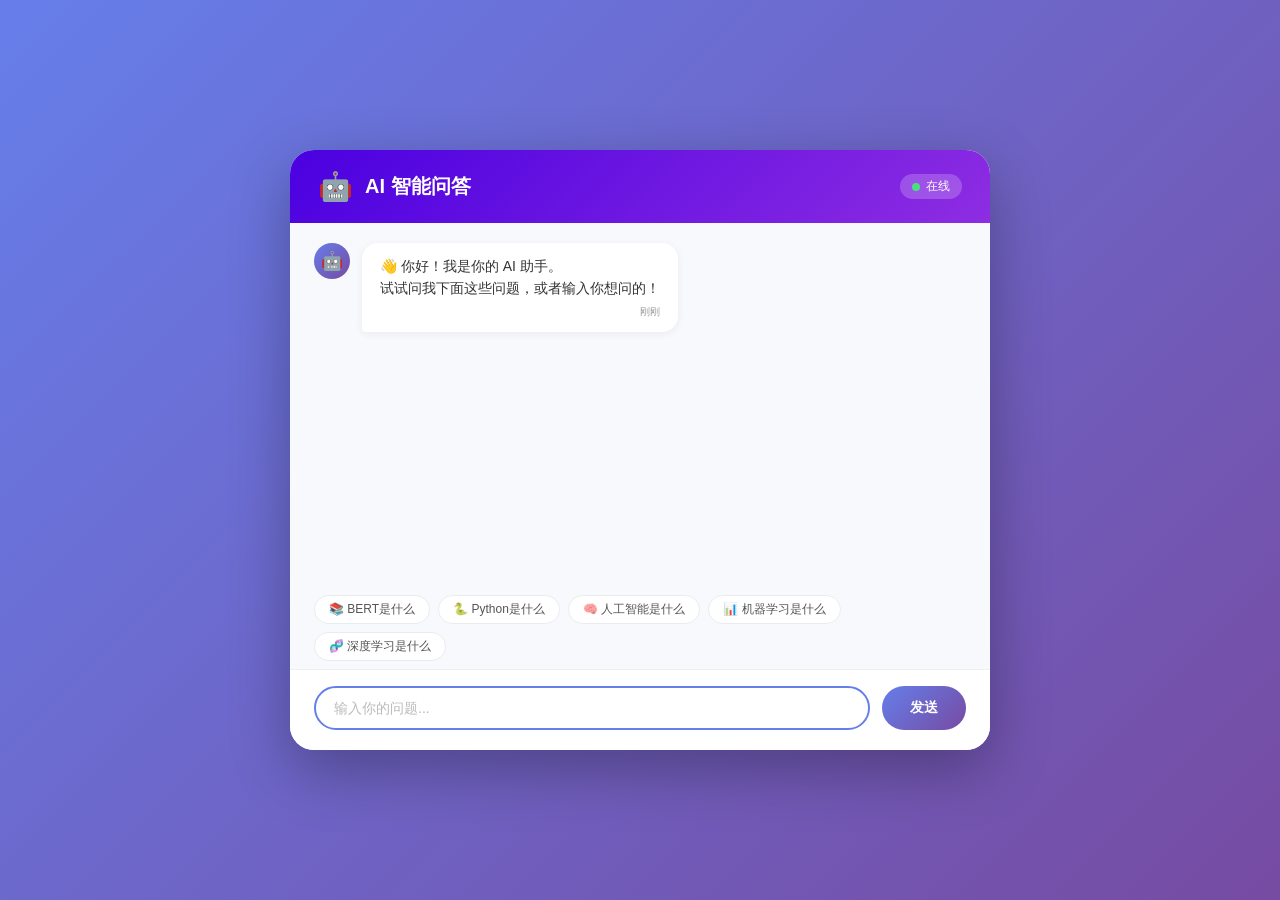
<file: index.html>
<!DOCTYPE html>
<html lang="zh-CN">
<head>
    <meta charset="UTF-8">
    <meta name="viewport" content="width=device-width, initial-scale=1.0">
    <title>🤖 AI 智能问答系统</title>
    <style>
        /* ===== 全局样式 ===== */
        * {
            margin: 0;
            padding: 0;
            box-sizing: border-box;
        }

        body {
            font-family: 'Microsoft YaHei', 'PingFang SC', Arial, sans-serif;
            background: linear-gradient(135deg, #667eea 0%, #764ba2 100%);
            min-height: 100vh;
            display: flex;
            justify-content: center;
            align-items: center;
            padding: 20px;
        }

        /* ===== 主容器 ===== */
        .container {
            width: 100%;
            max-width: 700px;
            background: white;
            border-radius: 24px;
            box-shadow: 0 20px 60px rgba(0, 0, 0, 0.3);
            overflow: hidden;
            display: flex;
            flex-direction: column;
            height: 600px;
        }

        /* ===== 头部 ===== */
        .header {
            background: linear-gradient(135deg, #4a00e0 0%, #8e2de2 100%);
            color: white;
            padding: 20px 28px;
            display: flex;
            justify-content: space-between;
            align-items: center;
            flex-shrink: 0;
        }

        .header-title {
            display: flex;
            align-items: center;
            gap: 12px;
        }

        .header-title h1 {
            font-size: 20px;
            font-weight: 600;
        }

        .header-title .icon {
            font-size: 28px;
        }

        .header-status {
            font-size: 12px;
            background: rgba(255,255,255,0.2);
            padding: 4px 12px;
            border-radius: 20px;
            display: flex;
            align-items: center;
            gap: 6px;
        }

        .status-dot {
            width: 8px;
            height: 8px;
            background: #4ade80;
            border-radius: 50%;
            display: inline-block;
            animation: pulse 1.5s ease-in-out infinite;
        }

        @keyframes pulse {
            0%, 100% { opacity: 1; }
            50% { opacity: 0.3; }
        }

        /* ===== 聊天消息区域 ===== */
        .chat-area {
            flex: 1;
            overflow-y: auto;
            padding: 20px 24px;
            background: #f8f9fc;
        }

        /* 滚动条美化 */
        .chat-area::-webkit-scrollbar {
            width: 5px;
        }
        .chat-area::-webkit-scrollbar-track {
            background: #e9ecef;
            border-radius: 10px;
        }
        .chat-area::-webkit-scrollbar-thumb {
            background: #c4c9d4;
            border-radius: 10px;
        }

        /* ===== 消息气泡 ===== */
        .message {
            display: flex;
            margin-bottom: 16px;
            animation: fadeIn 0.3s ease;
        }

        @keyframes fadeIn {
            from { opacity: 0; transform: translateY(10px); }
            to { opacity: 1; transform: translateY(0); }
        }

        .message.user {
            justify-content: flex-end;
        }

        .message.bot {
            justify-content: flex-start;
        }

        .message .avatar {
            width: 36px;
            height: 36px;
            border-radius: 50%;
            display: flex;
            align-items: center;
            justify-content: center;
            font-size: 18px;
            flex-shrink: 0;
        }

        .message.bot .avatar {
            background: linear-gradient(135deg, #667eea 0%, #764ba2 100%);
            margin-right: 12px;
        }

        .message.user .avatar {
            background: #e9ecef;
            margin-left: 12px;
            order: 2;
        }

        .message .bubble {
            max-width: 75%;
            padding: 12px 18px;
            border-radius: 16px;
            font-size: 14px;
            line-height: 1.6;
            word-wrap: break-word;
        }

        .message.bot .bubble {
            background: white;
            color: #333;
            border-bottom-left-radius: 4px;
            box-shadow: 0 2px 8px rgba(0, 0, 0, 0.06);
        }

        .message.user .bubble {
            background: linear-gradient(135deg, #667eea 0%, #764ba2 100%);
            color: white;
            border-bottom-right-radius: 4px;
        }

        .message .time {
            font-size: 10px;
            color: #999;
            margin-top: 4px;
            text-align: right;
        }

        .message.user .time {
            text-align: right;
        }

        /* ===== 推荐问题 ===== */
        .suggestions {
            display: flex;
            flex-wrap: wrap;
            gap: 8px;
            padding: 12px 24px 8px;
            background: #f8f9fc;
            flex-shrink: 0;
        }

        .suggestions .suggestion-btn {
            background: white;
            border: 1px solid #e9ecef;
            border-radius: 20px;
            padding: 5px 14px;
            font-size: 12px;
            color: #555;
            cursor: pointer;
            transition: all 0.2s;
        }

        .suggestions .suggestion-btn:hover {
            background: #667eea;
            color: white;
            border-color: #667eea;
            transform: translateY(-1px);
        }

        /* ===== 输入区域 ===== */
        .input-area {
            display: flex;
            padding: 16px 24px 20px;
            background: white;
            border-top: 1px solid #f0f0f0;
            gap: 12px;
            flex-shrink: 0;
        }

        .input-area input {
            flex: 1;
            padding: 12px 18px;
            border: 2px solid #e9ecef;
            border-radius: 24px;
            font-size: 14px;
            outline: none;
            transition: border-color 0.3s;
            font-family: inherit;
        }

        .input-area input:focus {
            border-color: #667eea;
        }

        .input-area input::placeholder {
            color: #bbb;
        }

        .input-area button {
            padding: 12px 28px;
            background: linear-gradient(135deg, #667eea 0%, #764ba2 100%);
            color: white;
            border: none;
            border-radius: 24px;
            font-size: 14px;
            font-weight: 600;
            cursor: pointer;
            transition: all 0.3s;
            white-space: nowrap;
            font-family: inherit;
        }

        .input-area button:hover {
            transform: translateY(-2px);
            box-shadow: 0 6px 20px rgba(102, 126, 234, 0.4);
        }

        .input-area button:active {
            transform: translateY(0);
        }

        .input-area button:disabled {
            opacity: 0.6;
            cursor: not-allowed;
            transform: none;
        }

        /* ===== 加载动画 ===== */
        .typing {
            display: flex;
            gap: 4px;
            padding: 4px 0;
        }

        .typing span {
            width: 8px;
            height: 8px;
            background: #999;
            border-radius: 50%;
            animation: typing 1.4s ease-in-out infinite;
        }

        .typing span:nth-child(2) {
            animation-delay: 0.2s;
        }
        .typing span:nth-child(3) {
            animation-delay: 0.4s;
        }

        @keyframes typing {
            0%, 60%, 100% { transform: translateY(0); }
            30% { transform: translateY(-8px); }
        }

        /* ===== 响应式 ===== */
        @media (max-width: 500px) {
            .container {
                height: 100vh;
                border-radius: 0;
                padding: 0;
            }
            .header {
                padding: 14px 18px;
            }
            .header-title h1 {
                font-size: 16px;
            }
            .chat-area {
                padding: 14px 16px;
            }
            .input-area {
                padding: 12px 16px 16px;
            }
            .message .bubble {
                font-size: 13px;
                max-width: 85%;
            }
            .suggestions {
                padding: 8px 16px 4px;
            }
        }
    </style>
</head>
<body>

    <div class="container">
        <!-- ===== 头部 ===== -->
        <div class="header">
            <div class="header-title">
                <span class="icon">🤖</span>
                <h1>AI 智能问答</h1>
            </div>
            <div class="header-status">
                <span class="status-dot"></span>
                <span>在线</span>
            </div>
        </div>

        <!-- ===== 聊天区域 ===== -->
        <div class="chat-area" id="chatArea">
            <!-- 欢迎消息 -->
            <div class="message bot">
                <div class="avatar">🤖</div>
                <div class="bubble">
                    👋 你好！我是你的 AI 助手。<br>
                    试试问我下面这些问题，或者输入你想问的！
                    <div class="time">刚刚</div>
                </div>
            </div>
        </div>

        <!-- ===== 快捷提问 ===== -->
        <div class="suggestions" id="suggestions">
            <button class="suggestion-btn" data-q="BERT的全称是什么">📚 BERT是什么</button>
            <button class="suggestion-btn" data-q="Python是什么">🐍 Python是什么</button>
            <button class="suggestion-btn" data-q="人工智能是什么">🧠 人工智能是什么</button>
            <button class="suggestion-btn" data-q="机器学习是什么">📊 机器学习是什么</button>
            <button class="suggestion-btn" data-q="深度学习是什么">🧬 深度学习是什么</button>
        </div>

        <!-- ===== 输入区域 ===== -->
        <div class="input-area">
            <input type="text" id="inputBox" placeholder="输入你的问题..." />
            <button id="sendBtn">发送</button>
        </div>
    </div>

    <script>
        // ============================================================
        //  JavaScript 逻辑
        // ============================================================

        // ---- 获取页面元素 ----
        const chatArea = document.getElementById('chatArea');
        const inputBox = document.getElementById('inputBox');
        const sendBtn = document.getElementById('sendBtn');
        const suggestionBtns = document.querySelectorAll('.suggestion-btn');

        // ---- API 地址 ----
        const API_URL = 'http://localhost:5000/ask';

        // ---- 发送消息函数 ----
        async function sendQuestion(question) {
            // 1. 如果问题为空，不发送
            if (!question || question.trim() === '') return;

            // 2. 清空输入框
            inputBox.value = '';

            // 3. 在聊天区域显示用户的问题
            addMessage('user', question);

            // 4. 显示机器人 "正在思考..." 的占位消息
            const botMessageId = addBotTyping();

            try {
                // 5. 调用后端 API
                const response = await fetch(API_URL, {
                    method: 'POST',
                    headers: {
                        'Content-Type': 'application/json',
                    },
                    body: JSON.stringify({ question: question })
                });

                const data = await response.json();

                // 6. 移除 "正在思考..." 的占位
                removeBotTyping(botMessageId);

                // 7. 显示机器人的回复
                const answer = data.answer || '抱歉，我没有理解你的问题。';
                const confidence = data.confidence ? ` (置信度: ${Math.round(data.confidence * 100)}%)` : '';
                addMessage('bot', answer + confidence);

            } catch (error) {
                // 如果请求失败
                removeBotTyping(botMessageId);
                addMessage('bot', '❌ 连接服务器失败，请确认后端服务是否正在运行 (python app_offline_enhanced.py)');
                console.error('请求错误:', error);
            }
        }

        // ---- 添加普通消息 ----
        function addMessage(type, content) {
            const messageDiv = document.createElement('div');
            messageDiv.className = `message ${type}`;

            const avatar = document.createElement('div');
            avatar.className = 'avatar';
            avatar.textContent = type === 'user' ? '👤' : '🤖';

            const bubble = document.createElement('div');
            bubble.className = 'bubble';

            // 支持换行
            bubble.innerHTML = content.replace(/\n/g, '<br>');

            // 添加时间
            const time = document.createElement('div');
            time.className = 'time';
            const now = new Date();
            time.textContent = now.getHours().toString().padStart(2, '0') + ':' + 
                              now.getMinutes().toString().padStart(2, '0');

            bubble.appendChild(time);

            if (type === 'user') {
                messageDiv.appendChild(bubble);
                messageDiv.appendChild(avatar);
            } else {
                messageDiv.appendChild(avatar);
                messageDiv.appendChild(bubble);
            }

            chatArea.appendChild(messageDiv);
            // 滚动到底部
            chatArea.scrollTop = chatArea.scrollHeight;
        }

        // ---- 添加"正在思考..."占位 ----
        function addBotTyping() {
            const messageDiv = document.createElement('div');
            messageDiv.className = 'message bot';
            messageDiv.id = 'typing-' + Date.now();

            const avatar = document.createElement('div');
            avatar.className = 'avatar';
            avatar.textContent = '🤖';

            const bubble = document.createElement('div');
            bubble.className = 'bubble';
            bubble.innerHTML = `
                <div class="typing">
                    <span></span>
                    <span></span>
                    <span></span>
                </div>
            `;

            messageDiv.appendChild(avatar);
            messageDiv.appendChild(bubble);
            chatArea.appendChild(messageDiv);
            chatArea.scrollTop = chatArea.scrollHeight;

            return messageDiv.id;
        }

        // ---- 移除"正在思考..."占位 ----
        function removeBotTyping(id) {
            const typingEl = document.getElementById(id);
            if (typingEl) {
                typingEl.remove();
            }
        }

        // ---- 事件绑定 ----

        // 点击发送按钮
        sendBtn.addEventListener('click', function() {
            const question = inputBox.value.trim();
            sendQuestion(question);
        });

        // 按 Enter 键发送
        inputBox.addEventListener('keydown', function(event) {
            if (event.key === 'Enter') {
                event.preventDefault();
                const question = inputBox.value.trim();
                sendQuestion(question);
            }
        });

        // 点击快捷提问按钮
        suggestionBtns.forEach(function(btn) {
            btn.addEventListener('click', function() {
                const question = this.getAttribute('data-q');
                sendQuestion(question);
            });
        });

        // ---- 输入框自动获得焦点 ----
        inputBox.focus();

        console.log('🚀 AI 问答前端已加载！');
        console.log('📡 后端 API 地址:', API_URL);
    </script>

</body>
</html>
</file>
